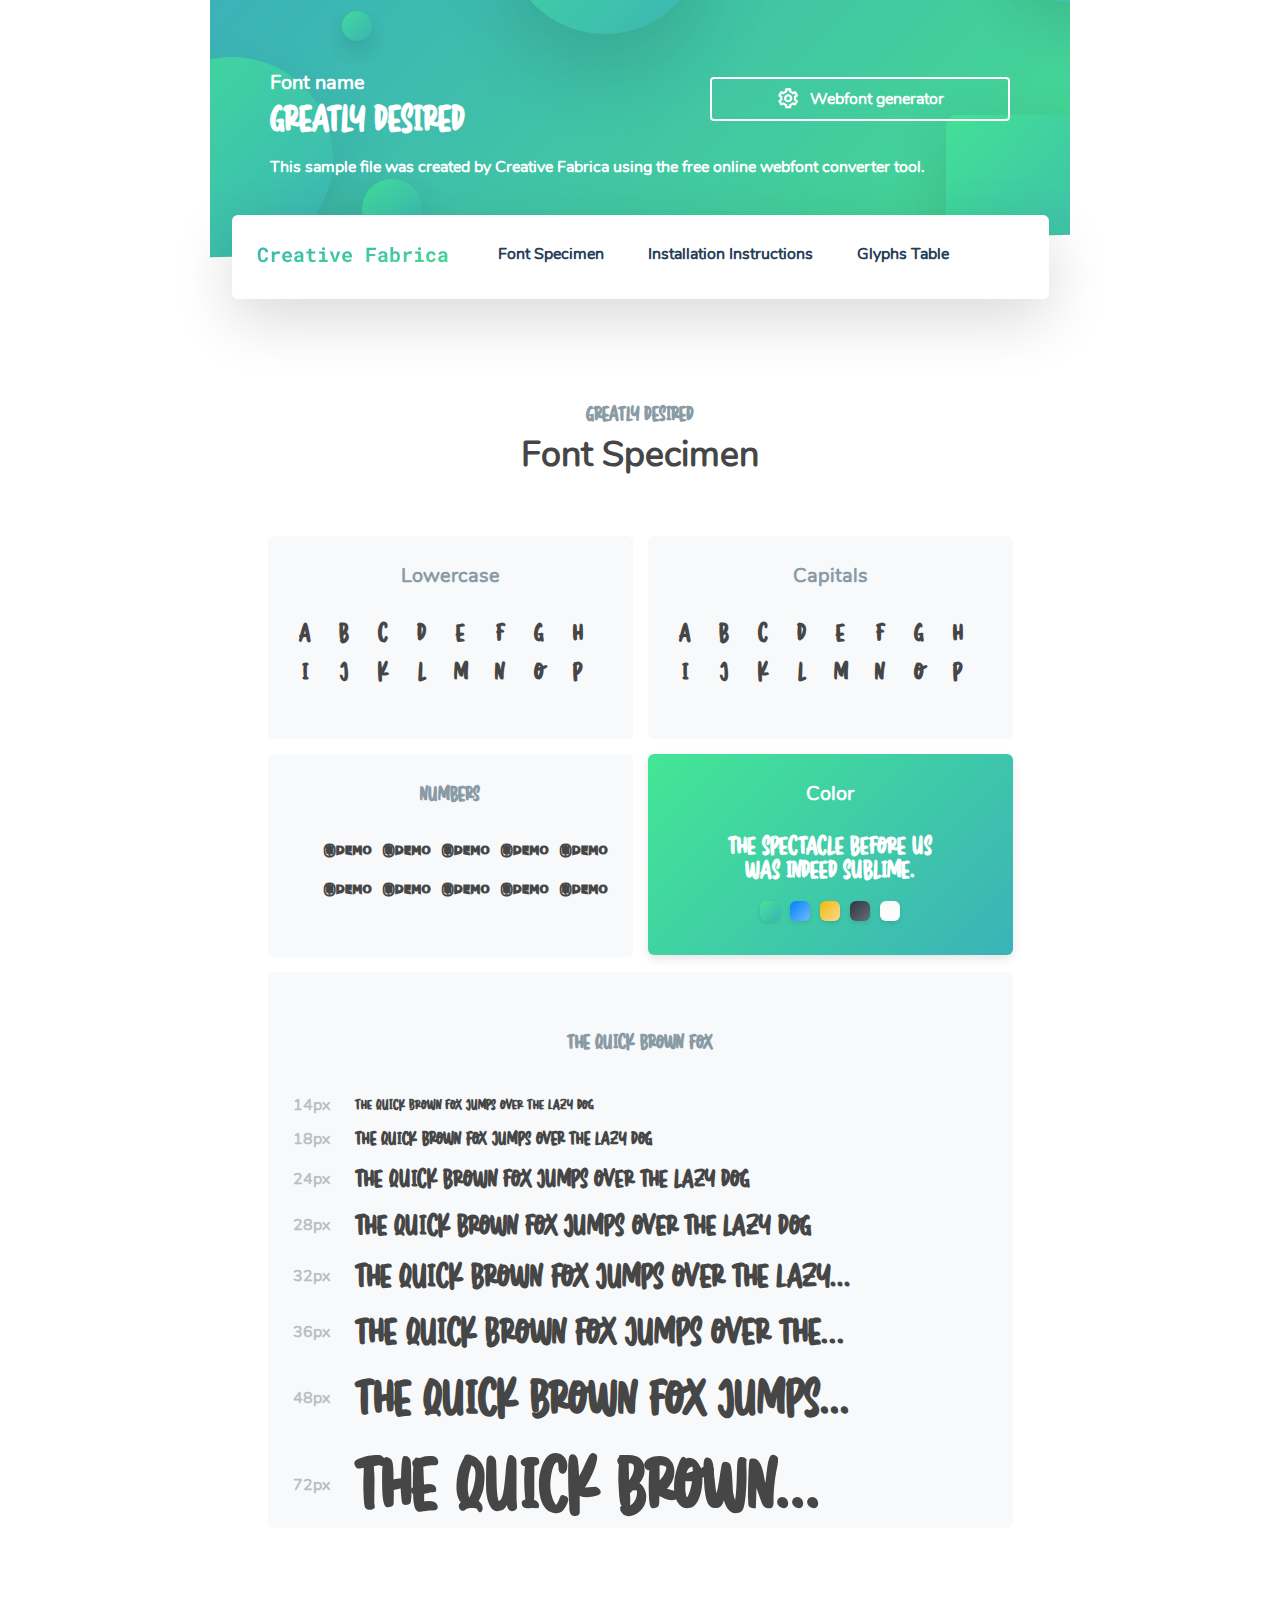
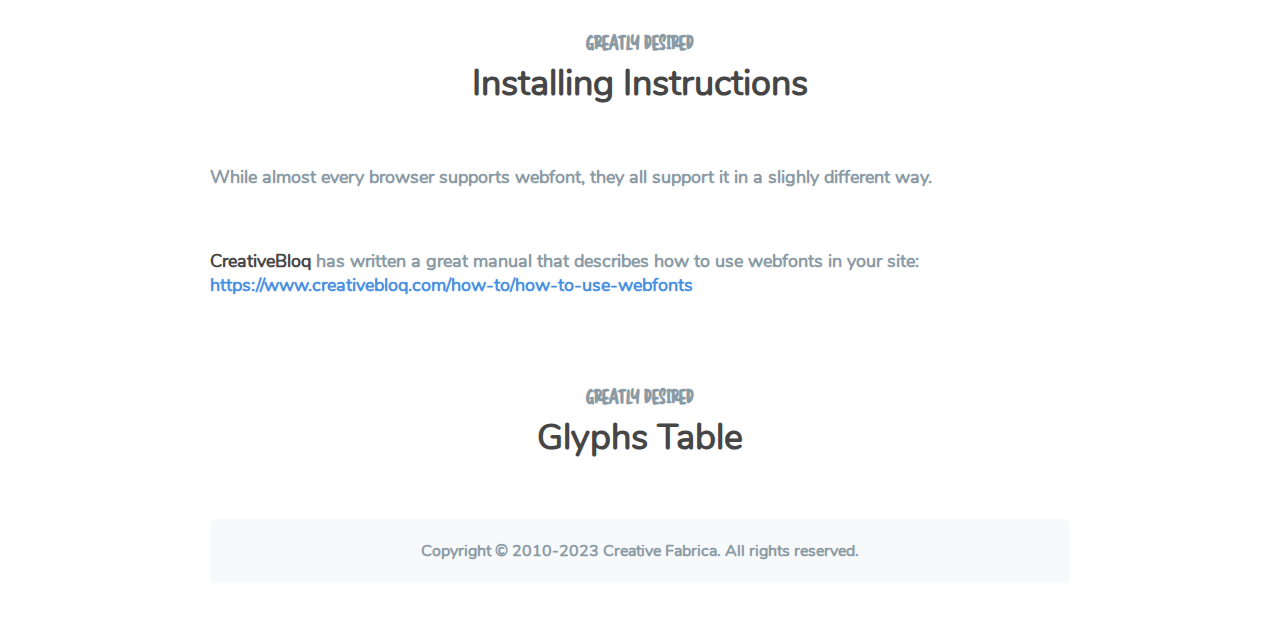
<file: updatedfont/index.html>
<!DOCTYPE html>
<html lang="en">
<head>
    <meta charset="UTF-8">
    <meta http-equiv="X-UA-Compatible" content="ie=edge">
    <meta name="viewport" content="width=device-width">
    <title>Webfont Specimen Greatly Desired by Creative Fabrica</title>
    <link rel="stylesheet" href="Greatly Desired.css">
    <link rel="stylesheet" href="./specimen_files/css/boxicons.min.css">
    <link rel="stylesheet" href="./specimen_files/css/style.css">
    <link rel="icon" href="./specimen_files/images/favicon.png">
    <style>
        body {
            font-family: 'Greatly Desired';
            font-weight: Regular;
        }
    </style>
</head>
<body>
    <div class="cover-section c-section">
		<div class="cover-section_cta">
			<div class="c-row">
				<div class="c-row_column">
					<h1 class="cover-section_headline">
						<span class="cover-section_headline--smaller keep-page-font">Font name</span> <br>
						Greatly Desired
					</h1>
				</div>
				<div class="c-row_column c-row_column--align-right center-vertical c-row_column--no-margin-right ">
					<a class="l-button l-button--outlined btn-animated-top-bottom" href="https://www.creativefabrica.com/webfont-generator/" target="_blank">
						<div class="l-button_icon">
							<i class="icon-animated-top-bottom bx bx-cog"></i>
						</div>
						<div class="l-button_text keep-page-font">Webfont generator</div>
					</a>
				</div>
			</div>
			<p class="cover-section_description keep-page-font">
				This sample file was created by Creative Fabrica using the free online webfont converter tool.
			</p>
		</div>
		<div class="l-parallax">
            <img style="top: 35%; left: -18%;" class="l-parallax_item" data-parallax-translate="100" src="./specimen_files/images/Circle_5.svg" alt="">
			<img style="top: 55%; left: 13%;" class="l-parallax_item" data-parallax-translate="200" src="./specimen_files/images/Circle_3.svg" alt="">
			<img style="top: 75%; left: 13%;" class="l-parallax_item" data-parallax-translate="50" src="./specimen_files/images/Circle_2.svg" alt="">
			<img style="top: -71%; left: 25%;" class="l-parallax_item" data-parallax-translate="30" src="./specimen_files/images/Circle_1.svg" alt="">
			<img style="top: 70%; right: -10%;" class="l-parallax_item" data-parallax-translate="150" src="./specimen_files/images/Rectangle_2.svg" alt="">
			<img style="top: -15%; right: -15%;" class="l-parallax_item" data-parallax-translate="180" src="./specimen_files/images/Circle_4.svg" alt="">
		</div>
	</div>

	<!-- Navigation -->
	<div class="top-navigation-section c-section">
		<div class="top-navigation">
			<div class="nav-component left-side">
				<div class="logo-and-menu-btn">
					<div class="logo-box">
						<img src="./specimen_files/images/Logo.svg">
					</div>
					<button id="btn-trigger-top-nav" class="btn-menu-trigger">
						<span class="bx bx-menu"></span>
					</button>
				</div>
			</div>
			<div id="top-nav-responsive-menu" class="responsive-menu" top-nav-responsive-active="false">
				<div class="nav-component">
					<ul class="menu-list">
                        <li><a class="keep-page-font" href="#" onclick="scrollToSection('font-specimen_section', event)">Font Specimen</a></li>
						<li><a class="keep-page-font" href="#" onclick="scrollToSection('installing-section', event)">Installation Instructions</a></li>
						<li><a class="keep-page-font" href="#" onclick="scrollToSection('glyph-section', event)">Glyphs Table</a></li>
					</ul>
				</div>
			</div>
		</div>
	</div>

	<div class="font-specimen_section c-section">
		<h3 class="c-section_subtitle">Greatly Desired</h3>
		<h2 class="c-section_headline keep-page-font">Font Specimen</h2>
		<div class="fs-section_boxes">
			<div class="c-row--inline">
				<div class="c-row_column">
					<div class="fs-section_box">
						<p class="fs-section_box-title keep-page-font">Lowercase</p>
						<div class="fs-section-chars-box fs-section-char-box--lowercase">
							<div class="fs-section-char-box">
								<p class="fs-section-char">a</p>
							</div>
							<div class="fs-section-char-box">
								<p class="fs-section-char">b</p>
							</div>
							<div class="fs-section-char-box">
								<p class="fs-section-char">c</p>
							</div>
							<div class="fs-section-char-box">
								<p class="fs-section-char">d</p>
							</div>
							<div class="fs-section-char-box">
								<p class="fs-section-char">e</p>
							</div>
							<div class="fs-section-char-box">
								<p class="fs-section-char">f</p>
							</div>
							<div class="fs-section-char-box">
								<p class="fs-section-char">g</p>
							</div>
							<div class="fs-section-char-box fs-section-char-box--no-margin">
								<p class="fs-section-char">h</p>
							</div>
							<div class="fs-section-char-box">
								<p class="fs-section-char">i</p>
							</div>
							<div class="fs-section-char-box">
								<p class="fs-section-char">j</p>
							</div>
							<div class="fs-section-char-box">
								<p class="fs-section-char">k</p>
							</div>
							<div class="fs-section-char-box">
								<p class="fs-section-char">l</p>
							</div>
							<div class="fs-section-char-box">
								<p class="fs-section-char">m</p>
							</div>
							<div class="fs-section-char-box">
								<p class="fs-section-char">n</p>
							</div>
							<div class="fs-section-char-box">
								<p class="fs-section-char">o</p>
							</div>
							<div class="fs-section-char-box fs-section-char-box--no-margin">
								<p class="fs-section-char">p</p>
							</div>

							<!-- Clear float -->
							<div class="clear-fix"></div>

						</div>
					</div>
				</div>
				<div class="c-row_column c-row_column--no-margin-right">
					<div class="fs-section_box">
						<p class="fs-section_box-title keep-page-font">Capitals</p>
						<div class="fs-section-chars-box fs-section-char-box--uppercase">
							<div class="fs-section-char-box">
								<p class="fs-section-char">a</p>
							</div>
							<div class="fs-section-char-box">
								<p class="fs-section-char">b</p>
							</div>
							<div class="fs-section-char-box">
								<p class="fs-section-char">c</p>
							</div>
							<div class="fs-section-char-box">
								<p class="fs-section-char">d</p>
							</div>
							<div class="fs-section-char-box">
								<p class="fs-section-char">e</p>
							</div>
							<div class="fs-section-char-box">
								<p class="fs-section-char">f</p>
							</div>
							<div class="fs-section-char-box">
								<p class="fs-section-char">g</p>
							</div>
							<div class="fs-section-char-box fs-section-char-box--no-margin">
								<p class="fs-section-char">h</p>
							</div>
							<div class="fs-section-char-box">
								<p class="fs-section-char">i</p>
							</div>
							<div class="fs-section-char-box">
								<p class="fs-section-char">j</p>
							</div>
							<div class="fs-section-char-box">
								<p class="fs-section-char">k</p>
							</div>
							<div class="fs-section-char-box">
								<p class="fs-section-char">l</p>
							</div>
							<div class="fs-section-char-box">
								<p class="fs-section-char">m</p>
							</div>
							<div class="fs-section-char-box">
								<p class="fs-section-char">n</p>
							</div>
							<div class="fs-section-char-box">
								<p class="fs-section-char">o</p>
							</div>
							<div class="fs-section-char-box fs-section-char-box--no-margin">
								<p class="fs-section-char">p</p>
							</div>

							<!-- Clear float -->
							<div class="clear-fix"></div>

						</div>
					</div>
				</div>
			</div>
			<div class="c-row--inline">
				<div class="c-row_column">
					<div class="fs-section_box">
						<p class="fs-section_box-title">Numbers</p>
						<div class="fs-section-chars-box fs-section-char--numbers">
							<div class="fs-section-char-box fs-section-char-box--number">
								<p class="fs-section-char">0</p>
							</div>
							<div class="fs-section-char-box fs-section-char-box--number">
								<p class="fs-section-char">1</p>
							</div>
							<div class="fs-section-char-box fs-section-char-box--number">
								<p class="fs-section-char">2</p>
							</div>
							<div class="fs-section-char-box fs-section-char-box--number">
								<p class="fs-section-char">3</p>
							</div>
							<div class="fs-section-char-box fs-section-char-box--number fs-section-char-box--no-margin">
								<p class="fs-section-char">4</p>
							</div>
							<div class="fs-section-char-box fs-section-char-box--number">
								<p class="fs-section-char">5</p>
							</div>
							<div class="fs-section-char-box fs-section-char-box--number">
								<p class="fs-section-char">6</p>
							</div>
							<div class="fs-section-char-box fs-section-char-box--number">
								<p class="fs-section-char">7</p>
							</div>
							<div class="fs-section-char-box fs-section-char-box--number">
								<p class="fs-section-char">8</p>
							</div>
							<div class="fs-section-char-box fs-section-char-box--number fs-section-char-box--no-margin">
								<p class="fs-section-char">9</p>
							</div>

							<!-- Clear float -->
							<div class="clear-fix"></div>

						</div>
					</div>
				</div>
				<div class="c-row_column c-row_column--no-margin-right">
					<div class="fs-section_switch-color-box fs-section_box fs-section_box--color-box">
						<p class="fs-section_box-title color-white fs-switch-box_font-color keep-page-font">Color</p>
						<p class="fs-section_subtext color-white fs-switch-box_font-color">
							The spectacle before us <br class="break-line">was indeed sublime.
						</p>
						<div class="fs-section_color-buttons">
							<button class="fs-section_color_button fs-section_color_button--green"
							        data-color-one="#43E695" data-color-two="#3BB2B8" data-font-color="#ffffff"></button>

							<button class="fs-section_color_button fs-section_color_button--blue"
									data-color-one="#72B8FE" data-color-two="#0081FF" data-font-color="#ffffff"></button>

							<button class="fs-section_color_button fs-section_color_button--yellow"
									data-color-one="#EEBB00" data-color-two="#FFD796" data-font-color="#ffffff"></button>

							<button class="fs-section_color_button fs-section_color_button--black"
									data-color-one="#656D78" data-color-two="#2F3640" data-font-color="#ffffff"></button>

							<button class="fs-section_color_button fs-section_color_button--white"
									data-color-one="#FFFFFF" data-color-two="#F9F9F9" data-font-color="#4d545f"></button>
						</div>
					</div>
				</div>
			</div>
		</div>
	</div>

	<div class="size-example-section c-section">
		<h3 class="c-section_subtitle">The quick brown fox</h3>
		<div class="size-example-section_scroll-content">
			<ul class="size-example-section_list">
				<li class="size-example-section_item">
					<span class="size-example-section_example-size keep-page-font">14px</span>
					<p class="size-example-section_preview size-example--14">
						The quick brown fox jumps over the lazy dog
					</p>
				</li>
				<li class="size-example-section_item">
					<span class="size-example-section_example-size keep-page-font">18px</span>
					<p class="size-example-section_preview size-example size-example--18">
						The quick brown fox jumps over the lazy dog
					</p>
				</li>
				<li class="size-example-section_item">
					<span class="size-example-section_example-size keep-page-font">24px</span>
					<p class="size-example-section_preview size-example size-example--24">
						The quick brown fox jumps over the lazy dog
					</p>
				</li>
				<li class="size-example-section_item">
					<span class="size-example-section_example-size keep-page-font">28px</span>
					<p class="size-example-section_preview size-example size-example--28">
						The quick brown fox jumps over the lazy dog
					</p>
				</li>
				<li class="size-example-section_item">
					<span class="size-example-section_example-size keep-page-font">32px</span>
					<p class="size-example-section_preview size-example size-example--32">
						The quick brown fox jumps over the lazy...
					</p>
				</li>
				<li class="size-example-section_item">
					<span class="size-example-section_example-size keep-page-font">36px</span>
					<p class="size-example-section_preview size-example size-example--36">
						The quick brown fox jumps over the...
					</p>
				</li>
				<li class="size-example-section_item">
					<span class="size-example-section_example-size keep-page-font">48px</span>
					<p class="size-example-section_preview size-example size-example--48">
						The quick brown fox jumps...
					</p>
				</li>
				<li class="size-example-section_item">
					<span class="size-example-section_example-size keep-page-font">72px</span>
					<p class="size-example-section_preview size-example size-example--72">
						The quick brown...
					</p>
				</li>
			</ul>
		</div>

	</div>

    <div class="installing-section c-section">
		<h3 class="c-section_subtitle">Greatly Desired</h3>
		<h2 class="c-section_headline keep-page-font">Installing Instructions</h2>
		<p class="installing-section_top-paragraph c-section_paragraph c-section_paragraph--light keep-page-font">
			While almost every browser supports webfont, they all support it in a slighly different way.
		</p>
		<p class="installing-section_top-paragraph c-section_paragraph c-section_paragraph--light keep-page-font">
			<span class="installing-section_dark-span keep-page-font">CreativeBloq</span>
			has written a great manual that describes how to use webfonts in your site:
			<a class="installing-section_link keep-page-font" href="https://www.creativebloq.com/how-to/how-to-use-webfonts" target="_blank">
				https://www.creativebloq.com/how-to/how-to-use-webfonts
			</a>
		</p>
	</div>

	<div class="glyph-section c-section">
		<h3 class="c-section_subtitle">Greatly Desired</h3>
		<h2 class="c-section_headline keep-page-font">Glyphs Table</h2>
		<div class="glyph-section_table">
            
			<!-- Clear float -->
			<div class="clear-fix"></div>

		</div>
	</div>

	<div class="footer-section c-section">
		<p class="keep-page-font">Copyright &copy; 2010-2023 Creative Fabrica. All rights reserved.</p>
	</div>

	<script type="text/javascript" src="./specimen_files/javascript/parallax.js"></script>
	<script type="text/javascript" src="./specimen_files/javascript/responsive-menu.js"></script>
	<script type="text/javascript" src="./specimen_files/javascript/scroll-animation.js"></script>
	<script type="text/javascript" src="./specimen_files/javascript/color-switcher.js"></script>
</body>
</html>
</file>
<file: updatedfont/Greatly Desired.css>
@font-face {
    font-family: 'Greatly Desired';
    src: url('fonts/GreatlyDesiredRegular-JR47m.eot');
    src: url('fonts/GreatlyDesiredRegular-JR47m.eot?#iefix') format('embedded-opentype'),
         url('fonts/GreatlyDesiredRegular-JR47m.woff2') format('woff2'),
         url('fonts/GreatlyDesiredRegular-JR47m.woff') format('woff'),
         url('fonts/GreatlyDesiredRegular-JR47m.ttf')  format('truetype'),
         url('fonts/GreatlyDesiredRegular-JR47m.svg#Greatly Desired') format('svg');
}
</file>
<file: updatedfont/specimen_files/css/style.css>
/* Global definitions */

@font-face {
    font-family: 'Nunito';
    src: url('../fonts/Nunito-Regular.eot');
    src: url('../fonts/Nunito-Regular.eot?#iefix') format('embedded-opentype'),
         url('../fonts/Nunito-Regular.woff2') format('woff2'),
         url('../fonts/Nunito-Regular.woff') format('woff'),
         url('../fonts/Nunito-Regular.ttf')  format('truetype'),
         url('../fonts/Nunito-Regular.svg#Nunito') format('svg');
}

body {
	font-family: "Nunito", sans-serif;
	margin: 0;
}

.c-row {
	display: flex;
}

.c-row--inline {
	display: inline-flex;
}

.c-row_column {
	margin-right: 15px;
}

.c-row_column--align-right {
	margin-left: auto;
}

.c-row_column--no-margin-right {
	margin-right: 0 !important;
}

.center-vertical {
	display: inline-flex;
	align-items: center;
}

.c-section {
	width: 860px;
	margin: auto;
	box-sizing: border-box;
	padding-top: 60px;
}

.c-section_subtitle {
	color: #8A9BA5;
	font-size: 20px;
	font-weight: 800;
	line-height: 20px;
	text-align: center;
	margin: 0;
}

.c-section_headline {
	color: #464646;
	font-size: 36px;
	font-weight: 800;
	line-height: 42px;
	text-align: center;
	margin-top: 10px;
}

.c-section_paragraph {
	font-weight: bold;
	color: #464646;
	font-size: 18px;
	line-height: 24px;
	margin: 30px 0;
}

.c-section_paragraph--light {
	color: #8A9BA5;
}

.c-section_paragraph--margin-top {
	margin-top: 20px;
}

.c-section_link {
	color: #4A90E2;
}

.c-section-code {
	border-radius: 6px;
	background-color: #F7F9FB;
	padding: 20px 0;
}

.c-section_code-block {
	margin-left: 20px;
}

.c-section_code-line {
	color: #8A9BA5;
	font-size: 16px;
	font-weight: 800;
	line-height: 24px;
	margin: 0;
}

.l-button {
	width: 300px;
	height: 44px;
	display: inline-flex;
	align-items: center;
	justify-content: center;
	text-decoration: none;
	border: none;
	border-radius: 4px;
	box-sizing: border-box;
	transition: all 0.3s ease;
}

.l-button_icon {
	display: flex;
	align-items: center;
	margin-right: 10px;
	font-size: 24px;
	color: #FFFFFF;
}

.l-button_text {
	font-size: 16px;
	font-weight: bold;
	line-height: 22px;
	color: #FFFFFF;
}

.l-button--outlined {
	border: 2px solid #FFFFFF;
}

.l-button-green {
	background: linear-gradient(135deg, #54D169 0%, #AFF57A 100%);
}

.l-button-black {
	background: linear-gradient(270deg, #7B848F 1.88%, #414A57 100%);
}

.l-button-black:hover,
.l-button-green:hover {
	box-shadow: 0 8px 20px 0 rgba(42,34,64,.20);
}

.l-button--disabled {
	opacity: 0.4;
}

.btn-animated-top-bottom {
	overflow: hidden;
}

.btn-animated-top-bottom:hover {
	overflow: hidden;
}

.icon-animated-top-bottom {
	position: relative;
}

.btn-animated-top-bottom:hover .icon-animated-top-bottom {
	animation: animated-icon-top-bottom 0.6s 1 !important;
}

@keyframes animated-icon-top-bottom {
	0% {
		top: 0;
		opacity: 0.4;
	}
	35% {
		top: -50px;
		opacity: 0;
	}
	50% {
		opacity: 0;
		top: 50px;
	}
	70% {
		top: 0;
		opacity: 1;
	}
}

@media only screen and (max-width: 350px) {
	.l-button {
		width: auto;
		padding: 0 10px;
	}
}

.l-parallax {
	position: absolute;
	width: 100%;
	height: 100%;
	z-index: 90;
	left: 0;
	top: 0;
}
.l-parallax_item {
	position: absolute;
}

.clear-fix {
	clear: both;
}

.color-white {
	color: #fff !important;
}

.keep-page-font {
	font-family: "Nunito", sans-serif !important;
}


/* Cover section */
.cover-section {
	background: linear-gradient(315deg, #46D990 0%, #3BB2B8 100%);
	height: 260px;
	overflow: hidden;
	position: relative;
	padding: 60px;
}
.cover-section::after {
 	content: "";
    position: absolute;
    bottom: -80px;
    left: 0;
    width: 110%;
    height: 95px;
    background: #ffffff;
    display: block;
    transform: rotate(-1.5deg);
    z-index: 999;
}
.cover-section_cta {
	position: relative;
	z-index: 100;
}
.cover-section_headline {
	color: #fff;
	font-size: 36px;
	font-weight: 800;
	line-height: 36px;
	margin: 0;
}
.cover-section_headline--smaller {
	font-size: 20px;
}

.cover-section_description {
	color: #ffffff;
	font-size: 16px;
	font-weight: 800;
	line-height: 20px;
	margin: 20px 0 0;
}

@media only screen and (max-width: 880px) {
	.c-section {
		width: 100%;
		margin: auto;
	}
	.cover-section {
	    height: auto;
	}
	.cover-section .c-row {
		display: block;
	}
	.cover-section .c-row .l-button {
		margin: 15px 0;
	}
}

@media only screen and (max-width: 750px) {
	.cover-section {
		padding: 30px 20px 60px;
	}
	.cover-section .l-parallax {
		display: none;
	}
}

/* Top navigation */
.top-navigation-section {
	padding: 0;
	position: relative;
    top: -45px;
    z-index: 9999;
    text-align: center;
}

.top-navigation {
  width: 95%;
  height: 84px;
  border-radius: 6px;
  background-color: #FFFFFF;
  box-shadow: 0 20px 60px 0 rgba(0, 0, 0, 0.15);
  display: inline-flex;
  align-items: center;
}

.top-navigation .left-side {
  margin: auto 25px;
}

.top-navigation .left-side .logo-and-menu-btn {
  display: inline-flex;
  align-items: center;
}

.top-navigation .left-side .logo-and-menu-btn .btn-menu-trigger {
  height: 30px;
  width: 30px;
  background: #43cd9c;
  border: none;
  border-radius: 5px;
  border-bottom: 3px solid #3db9b1;
  display: flex;
  align-items: center;
  justify-content: center;
  outline: none;
  display: none;
}

.top-navigation .left-side .logo-and-menu-btn .btn-menu-trigger .bx {
  font-size: 12px;
  color: #fff;
}

.top-navigation .responsive-menu {
  display: inline-flex;
  width: 100%;
}

.top-navigation .responsive-menu .nav-component .menu-list {
  list-style: none;
  padding-left: 0;
  margin-left: 25px;
}

.top-navigation .responsive-menu .nav-component .menu-list li {
  display: inline-block;
  margin-right: 40px;
  text-align: left;
}

.top-navigation .responsive-menu .nav-component .menu-list li a {
  color: #263D57;
  font-size: 16px;
  font-weight: bold;
  line-height: 22px;
  text-decoration: none;
  transition: all 0.3s ease;
}

.top-navigation .responsive-menu .nav-component .menu-list li a:hover {
  color: #FD8409;
}

.top-navigation .responsive-menu .nav-component .menu-list li a::after {
  content: "";
  display: block;
  height: 4px;
  width: auto;
  border-radius: 6px;
  background: #FD8409;
  margin-top: 2px;
  visibility: hidden;
  opacity: 0;
  transition: all 0.3s ease;
}

.top-navigation .responsive-menu .nav-component .menu-list li a:hover::after {
  visibility: visible;
  opacity: 1;
}

.top-navigation .responsive-menu .nav-component .menu-list .show-on-mobile {
  display: none;
}

.top-navigation .right-side {
  margin: 0 20px 0 auto;
}

@media only screen and (max-width: 1100px) {
  .top-navigation {
    display: inline-block;
    height: auto;
    border-radius: 4px;
    overflow: hidden;
  }
  .top-navigation .left-side {
    width: auto;
    display: block;
    padding: 10px 20px;
    margin: 0;
    border-bottom: 1px solid #f9f9f9;
  }
  .top-navigation .left-side .logo-and-menu-btn {
    width: 100%;
  }
  .top-navigation .left-side .logo-and-menu-btn .btn-menu-trigger {
    display: flex !important;
    margin-left: auto;
  }
  .top-navigation .responsive-menu {
    display: block;
    height: 0;
  }
  .top-navigation .responsive-menu .center-side {
    display: block;
  }
  .top-navigation .responsive-menu .nav-component .menu-list {
    padding: 0;
    margin: 0;
  }
  .top-navigation .responsive-menu .nav-component .menu-list li {
    display: block;
    margin-right: 0;
  }
  .top-navigation .responsive-menu .nav-component .menu-list li a {
    display: block;
    padding: 8px 15px;
  }
  .top-navigation .responsive-menu .nav-component .menu-list li a .break-line {
  	display: none;
  }
  .top-navigation .responsive-menu .nav-component .menu-list li a:after {
    content: none;
  }
  .top-navigation .responsive-menu .nav-component .menu-list li a:hover {
    background: #f9f9f9;
  }
  .top-navigation .right-side {
    margin: 0 0 0 10px;
  }
}

@media only screen and (max-width: 1100px) {
	.top-navigation .left-side .logo-and-menu-btn .logo-box img {
		width: 200px;
	}
}


/* Font Specimen */
.fs-section_boxes {
	margin-top: 60px;
	text-align: center;
}

.fs-section_box {
	height: auto;
	width: 365px;
	border-radius: 6px;
	background-color: #F7F9FB;
	box-sizing: border-box;
	text-align: center;
	margin-bottom: 15px;
}

.fs-section_box--color-box {
	background: linear-gradient(135deg, #43E695 0%, #3BB2B8 100%);
	box-shadow: 0 4px 10px 0 rgba(0,0,0,0.1);
}

.fs-section_box-title {
	color: #8A9BA5;
	font-size: 20px;
	font-weight: 800;
	line-height: 20px;
	margin: 0;
	padding-top: 30px;
}

.fs-section-chars-box {
	display: inline-block;
	margin: 35px 30px;
}

.fs-section-char--numbers {
	margin: 35px 55px;
}

.fs-section-char-box--lowercase {
	text-transform: lowercase;
}

.fs-section-char-box--uppercase {
	text-transform: uppercase;
}

.fs-section-char-box {
	float: left;
	height: 24px;
	width: 14px;
	margin-right: 25px;
	margin-bottom: 15px;
}

.fs-section-char {
	color: #464646;
	font-size: 24px;
	font-weight: bold;
	line-height: 24px;
	margin: 0;
}

.fs-section-char-box--no-margin {
	margin-right: 0 !important;
}

.fs-section-char-box--number {
	margin-right: 45px;
}

.fs-section_subtext {
	font-size: 24px;
	font-weight: bold;
	line-height: 24px;
	text-align: center;
	margin: 30px 0 0;
}

.fs-section_color-buttons {
	margin: 16px auto 30px;
	display: inline-block;
}

.fs-section_color_button {
	height: 20px;
	width: 20px;
	border: none;
	border-radius: 6px;
	box-shadow: 0 2px 4px 0 rgba(0,0,0,0.1);
	cursor: pointer;
	margin: 3px;
}

.fs-section_color_button--green {
	background: linear-gradient(135deg, #43E695 0%, #3BB2B8 100%);
}
.fs-section_color_button--blue {
	background: linear-gradient(315deg, #72B8FE 0%, #0081FF 100%);
}
.fs-section_color_button--yellow {
    background: linear-gradient(135deg, #EEBB00 0%, #FFD796 100%);
}
.fs-section_color_button--black {
	background: linear-gradient(315deg, #656D78 0%, #2F3640 100%);
}
.fs-section_color_button--white {
	background: linear-gradient(315deg, #FFFFFF 0%, #F9F9F9 100%);
}

@media only screen and (max-width: 850px) {
	.fs-section_boxes .c-row--inline {
		display: block;
	}
	.fs-section_boxes .c-row_column {
		display: inline-block;
	}
}

@media only screen and (max-width: 440px) {
	.fs-section_boxes .c-row_column {
		margin: 0;
	}
	.fs-section_box {
		width: 300px;
	}
	.fs-section-char {
		font-size: 19px;
	}
	.fs-section-char-box {
		margin-right: 18px;
	}
	.fs-section-char--numbers {
	   margin: 35px 79px;
	}
}

/* Font size preview */
.size-example-section {
	width: 745px;
	border-radius: 6px;
	background-color: #F7F9FB;
	margin: auto;
}

.size-example-section_list {
	margin: 45px 0;
	list-style: none;
	padding: 0;
}

.size-example-section_item {
	display: flex;
	align-items: center;
	margin-bottom: 15px;
}

.size-example-section_example-size {
	color: #B8C0C5;
	font-size: 16px;
	font-weight: bold;
	line-height: 14px;
	padding: 0 25px;
}

.size-example-section_preview {
	margin: 0;
	color: #464646;
	font-weight: bold;
}

.size-example--14 {
	font-size: 14px;
}
.size-example--18 {
	font-size: 18px;
}
.size-example--24 {
	font-size: 24px;
}
.size-example--28 {
	font-size: 28px;
}
.size-example--32 {
	font-size: 32px;
}
.size-example--36 {
	font-size: 36px;
}
.size-example--48 {
	font-size: 48px;
}
.size-example--72 {
	font-size: 72px;
}

@media only screen and (max-width: 770px) {
	.size-example-section {
		width: 100% !important;
		overflow: hidden;
	}
	.size-example-section_scroll-content {
		overflow-x: scroll;
	}
	.size-example-section_list {
		width: 745px;
	}

}

/* Installing Instruction */
.installing-section_top-paragraph {
	margin: 60px 0 30px 0;
}
.installing-section_dark-span {
	color: #464646;
}

.installing-section_link {
	color: #4A90E2;
	text-decoration: none;
}

.qa_steps-list {
	padding: 0;
	margin-bottom: 30px;
	list-style: none;
}

.qa_step {
	display: flex;
	align-items: center;
}

.qa_step-number {
	height: 60px;
	width: 60px;
	border-radius: 6px;
	background: linear-gradient(315deg, #46D990 0%, #3BB2B8 100%);
	box-shadow: 0 20px 40px 0 rgba(0,0,0,0.25);
	text-align: center;
	line-height: 60px;
	color: #FFFFFF;
	font-size: 24px;
	font-weight: 800;
}

.qa_step-question {
	margin-left: 20px;
	color: #464646;
	font-size: 20px;
	font-weight: 800;
	line-height: 24px;
}

@media only screen and (max-width: 880px) {
	.installing-section {
		padding-left: 20px;
		padding-right: 20px;
	}
	.qa_step-number {
		height: 40px;
    	width: 40px;
    	line-height: 40px;
    	font-size: 18px;
	}
	.qa_step-question {
		font-size: 18px;
		margin-left: 10px;
	}
	.installing-section .c-section_paragraph {
		font-size: 16px;
	}
	.installing-section .c-section-code {
		overflow-x: scroll;
	}
	.installing-section .c-section_code-block {
		width: 800px;
	}
}

@media only screen and (max-width: 500px) {
	.qa_step {
		display: block;
	}
	.qa_step-question {
		margin-left: 0;
	}
}

/*  Troubleshoot section */
.troubleshoot-section {
	border-radius: 6px;
	background: linear-gradient(315deg, #46D990 0%, #3BB2B8 100%);
	box-shadow: 0 20px 40px 0 rgba(0,0,0,0.25);
	padding: 60px 30px;
}

.troubleshoot-section .c-section_subtitle {
	opacity: 0.5;
	color: #ffffff;
}

.troubleshoot-section .c-section_headline {
	color: #FFFFFF;
}

.troubleshoot-section_description {
	opacity: 0.75;
	color: #FFFFFF;
	font-size: 16px;
	font-weight: 800;
	line-height: 24px;
}

.troubleshoot-section .qa_step-number {
	width: 24px;
	height: 24px;
	background: none;
	color: #fff;
	font-size: 24px;
	line-height: 24px;
	box-shadow: none;
	font-weight: 400;
}

.troubleshoot-section .qa_step-question {
	color: #fff;
    margin-left: 15px;
    font-size: 20px;
}

.troubleshoot-section .c-section_paragraph {
	margin: 0;
	opacity: 0.75;
	color: #fff;
	font-size: 16px;
}

@media only screen and (max-width: 500px) {
	.troubleshoot-section .qa_step-number {
		display: none;
	}
	.troubleshoot-section .qa_step-question {
		margin-left: 0;
	}
}

/* Glyph section */
.glyph-section_glyph_box {
	float: left;
	margin: 0 15px 15px 0;
}
.glyph-section_sign {
	height: 61px;
	width: 61px;
	border-radius: 6px;
	background: #F7F9FB;
	display: flex;
	align-items: center;
	justify-content: center;
	color: #464646;
	font-size: 24px;
	font-weight: 800;
	line-height: 24px;
}

.glyph-section_code {
	height: 31px;
	width: 61px;
	border-radius: 6px;
	background-color: #F7F9FB;
	box-shadow: 0 4px 8px 0 rgba(0,0,0,0.1);
	margin-top: 10px;
	display: flex;
	align-items: center;
	justify-content: center;
	color: #464646;
	font-size: 14px;
	font-weight: bold;
	line-height: 14px;
}

@media only screen and (max-width: 950px) {
	.glyph-section {
		width: 95%;
		margin: auto;
	}
	.glyph-section_table {
		padding-left: 20px;
	}
}

/* Footer section */
.footer-section {
	border-radius: 6px;
	background-color: #F7F9FB;
	padding: 20px 5px;
	margin: 60px auto;
}

.footer-section p {
	color: #8A9BA5;
	font-size: 16px;
	font-weight: 800;
	line-height: 24px;
	text-align: center;
	margin: 0;
}

@media only screen and (max-width: 530px) {
	.footer-section {
		margin-bottom: 0;
	}
	.footer-section p {
		font-size: 13px;
	}
}
</file>
